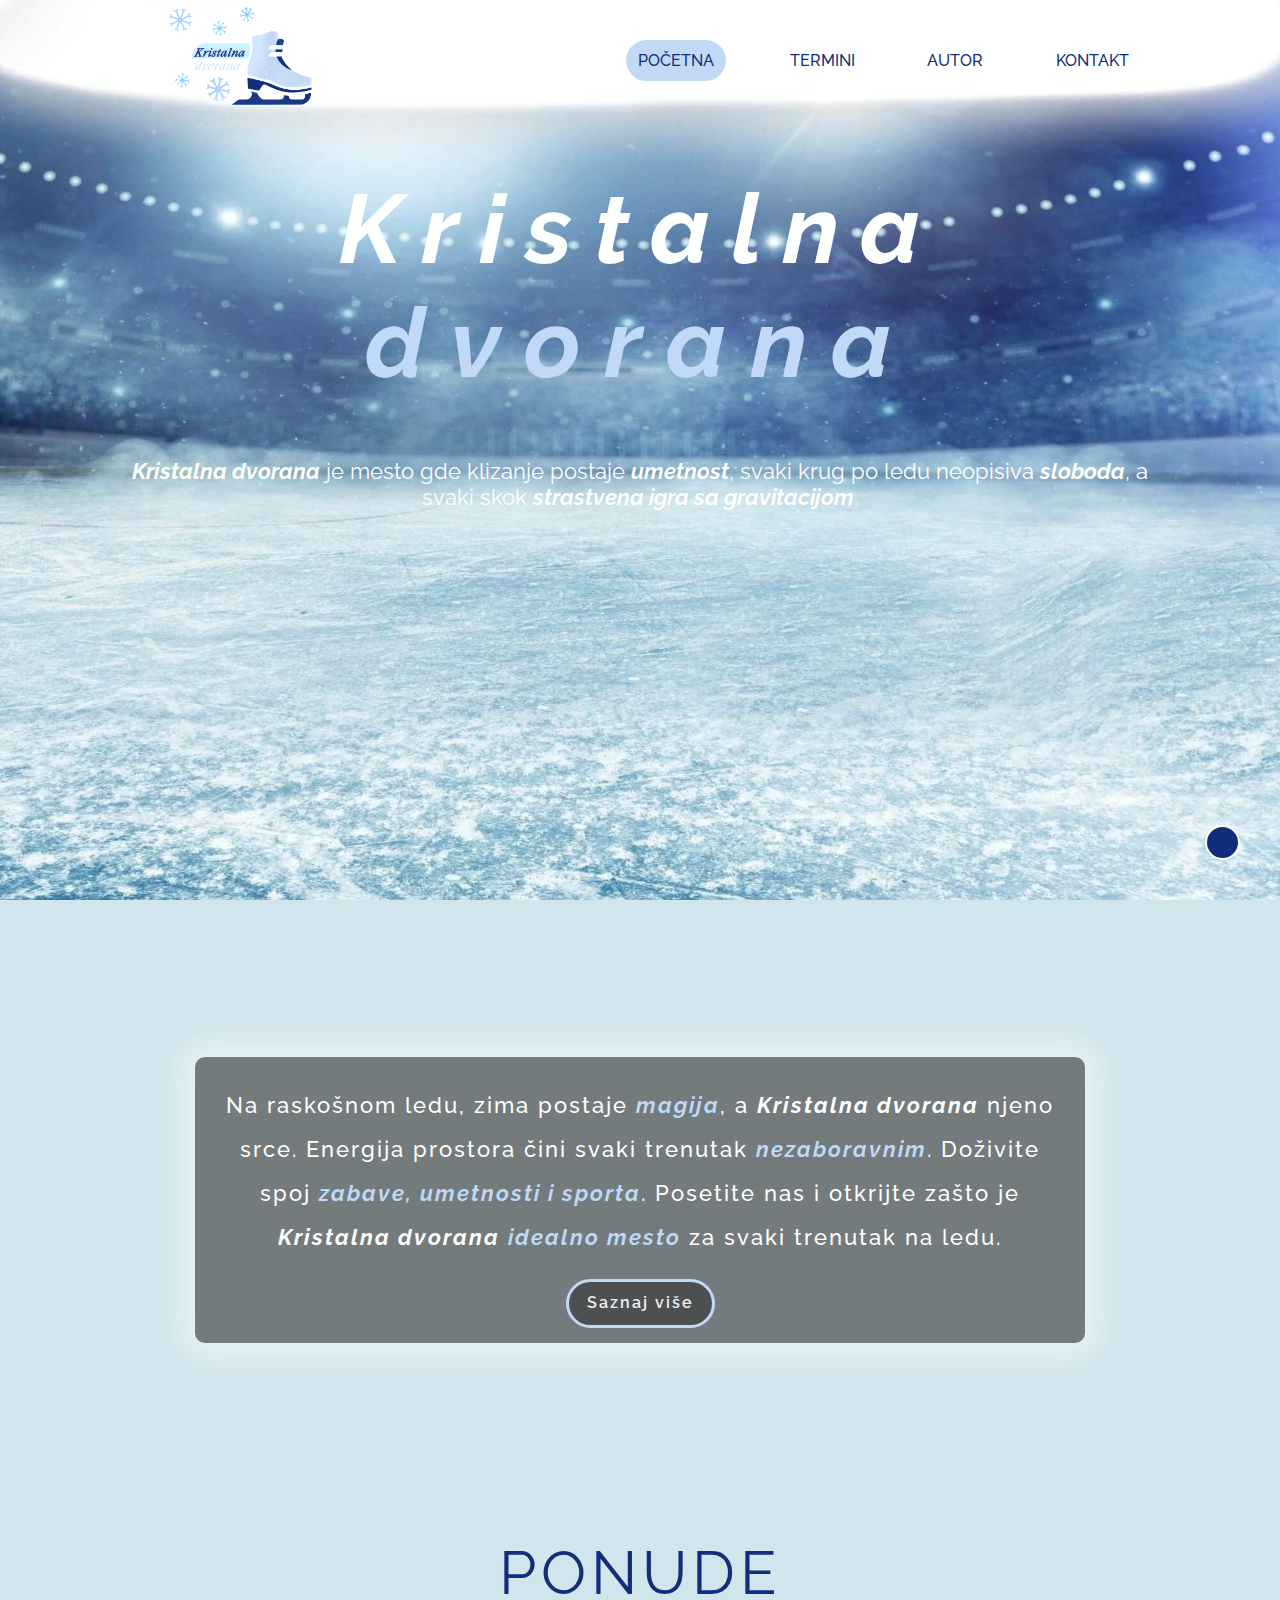
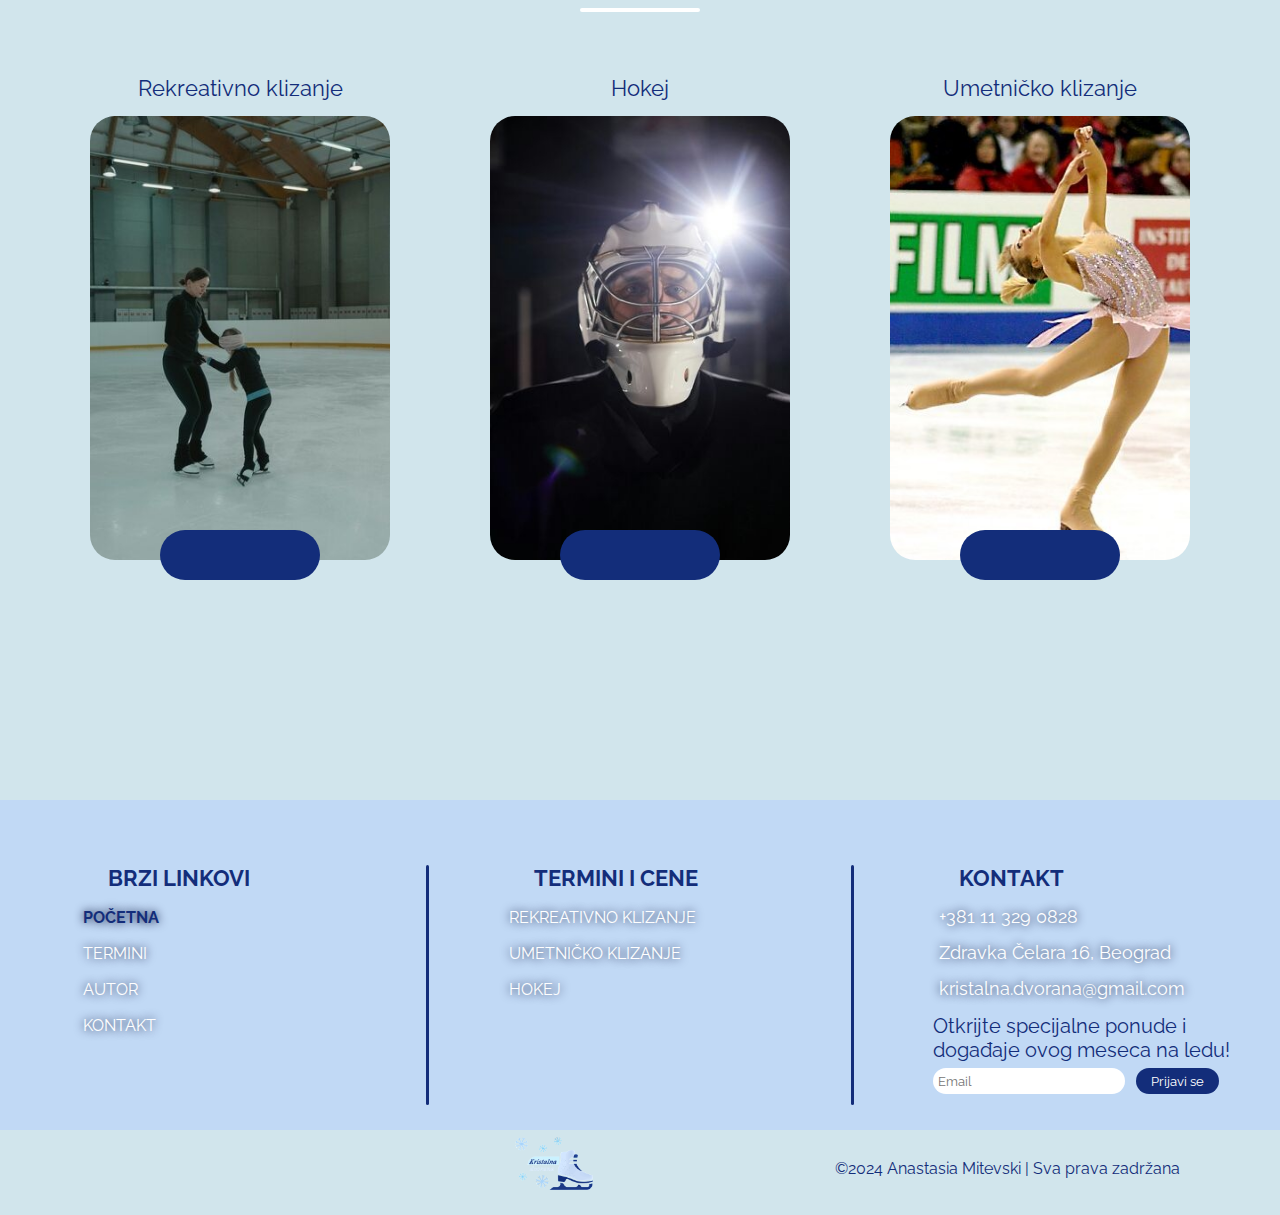
<file: index.html>
<!DOCTYPE html>
<html lang="sr">
<head>
    <meta charset="utf-8"/>
	<meta name="viewport" content="width=device-width, initial-scale=1.0"/>
	<meta name="keywords" content="kristalna,dvorana, klizanje, hokej, led, ponude"/>
	<meta name="description" content="Otkrijte Kristalnu dvoranu – prostor za sve ljubitelje leda! Naša ponuda obuhvata rekreativno klizanje, hokej i umetničko klizanje."/>
	<meta name="author" content="Anastasia Mitevski"/>
	<link rel="preconnect" href="https://fonts.googleapis.com"/>
	<link rel="preconnect" href="https://fonts.gstatic.com" crossorigin/>
	<link href="https://fonts.googleapis.com/css2?family=Poppins:ital,wght@0,100;0,200;0,300;0,400;0,500;0,600;0,700;0,800;0,900;1,100;1,200;1,300;1,400;1,500;1,600;1,700;1,800;1,900&family=Raleway:ital,wght@0,100..900;1,100..900&display=swap" rel="stylesheet"/>
	<link rel="stylesheet" href="https://cdnjs.cloudflare.com/ajax/libs/font-awesome/6.7.0/css/all.min.css" integrity="sha512-9xKTRVabjVeZmc+GUW8GgSmcREDunMM+Dt/GrzchfN8tkwHizc5RP4Ok/MXFFy5rIjJjzhndFScTceq5e6GvVQ==" crossorigin="anonymous" referrerpolicy="no-referrer" />
	<link rel="stylesheet" type="text/css" href="css/style.css"/>
	<title>Kristalna dvorana | Početna </title>
	<link rel="shortcut icon" type="image/icon" href="img/web.png"/>
</head>
<body>
<!-- Rezolucija 1600 x 900-->
<div id="okvir">
	<a id="gore" href="#poz">
		<span class="fa-solid fa-arrow-up"></span>
	</a>
    <div id="poz" class="flex-center">
        <div id="meni">
		    <div class="logo">
				<a href="index.html">
					<img src="img/logo.png" alt="slikalogo"/>
				</a>
            </div>
            <div id="nav">
		        <ul>
		            <li class="aktivni">
						<a href="index.html" class="dg">POČETNA</a>
					</li>
		            <li>
						<a href="termini.html" class="dg">TERMINI</a>
					</li>  
		            <li>
						<a href="autor.html" class="dg">AUTOR</a>
					</li>
		            <li>
						<a href="kontakt.html" class="dg">KONTAKT</a>
					</li>
		        </ul>
		    </div>
		</div> 
    <div id="sr">
      <h1 class="flex-center">Kristalna<span>dvorana</span></h1>
		</div>
        <div id="q">
	        <h2><i><strong>Kristalna dvorana</strong></i> je mesto gde klizanje postaje <span class="drb">umetnost</span>, svaki krug po ledu neopisiva <span class="drb">sloboda</span>, a svaki skok <span class="drb">strastvena igra sa gravitacijom</span>.</h2> 
	    </div>
		<span class="strela fa-solid fa-arrow-down fa-beat"></span>
    </div>
	
    <div id="poz2" class="flex-center">
        <div id="bg">
			<h2>Na raskošnom ledu, zima postaje <span class="brb">magija</span>, a <i><strong>Kristalna dvorana</strong></i> njeno srce. Energija prostora čini svaki trenutak <span class="brb">nezaboravnim</span>. Doživite spoj <span class="brb">zabave, umetnosti i sporta</span>. Posetite nas i otkrijte zašto je <i><strong>Kristalna dvorana</strong></i> <span class="brb">idealno mesto</span> za svaki trenutak na ledu.</h2>
			<div id="bait" class="flex-center">
				<a href="termini.html" class="klik">Saznaj više</a>
			</div>
		</div>
	</div>   
	
   	<div id="poz3" class="flex-center">
		<div id="naslovic" class="flex-center">
			<div id="opis" class="flex-center">
				<span class="fa-solid fa-person-skating fa-beat-fade"></span>
				<h2>PONUDE</h2>
				<span class="fa-solid fa-person-skating fa-beat-fade"></span>
			</div>
			<div class="crta"></div>
		</div>
		<div id="treneri" class="flex-between">
			<div class="trener-okvir flex-center">
				<a href="termini.html#rekreativno">Rekreativno klizanje</a>
					<div class="trener t1">
						<div class="social flex-between">
							<a href="https://www.instagram.com/" target="_blank"> 
								<span class="fa-brands fa-instagram"></span>
							</a>
							<a href="https://www.facebook.com/" target="_blank"> 
								<span class="fa-brands fa-facebook"></span>
							</a>
							<a href="https://x.com/?lang=sr" target="_blank"> 
								<span class="fa-brands fa-x-twitter"></span>
							</a>
						</div>
					</div>
			</div>
			<div class="trener-okvir flex-center">
				<a href="termini.html#hokej">Hokej</a>
				<div class="trener t2">
					<div class="social flex-between">
						<a href="https://www.instagram.com/" target="_blank"> 
							<span class="fa-brands fa-instagram"></span>
						</a>
						<a href="https://www.facebook.com/" target="_blank"> 
							<span class="fa-brands fa-facebook"></span>
						</a>
						<a href="https://x.com/?lang=sr" target="_blank"> 
							<span class="fa-brands fa-x-twitter"></span>
						</a>
					</div>
				</div>
			</div>
			<div class="trener-okvir flex-center">
				<a href="termini.html#umetnicko">Umetničko klizanje</a>
				<div class="trener t3">
					<div class="social flex-between">
						<a href="https://www.instagram.com/" target="_blank"> 
							<span class="fa-brands fa-instagram"></span>
						</a>
						<a href="https://www.facebook.com/" target="_blank"> 
							<span class="fa-brands fa-facebook"></span>
						</a>
						<a href="https://x.com/?lang=sr" target="_blank"> 
							<span class="fa-brands fa-x-twitter"></span>
						</a>
					</div>
				</div>
			</div>
		</div>
	</div>
	
	<div id="poz4" class="flex-center">
		<div class="box">
			<p><span class="fa-solid fa-snowflake"></span>BRZI LINKOVI</p>
			<ul>
				<li><a href="index.html" id="aktiv">POČETNA</a></li>
				<li><a href="termini.html">TERMINI</a></li>
				<li><a href="autor.html">AUTOR</a></li>
				<li><a href="kontakt.html">KONTAKT</a></li>
			</ul>
		</div>
		<div class="crtica"></div>
		<div class="box">
			<p><span class="fa-solid fa-snowflake"></span>TERMINI I CENE</p>
			<ul>
				<li><a href="termini.html#rekreativno">REKREATIVNO KLIZANJE</a></li>
				<li><a href="termini.html#umetnicko">UMETNIČKO KLIZANJE</a></li>
				<li><a href="termini.html#hokej">HOKEJ</a></li>
			</ul>
		</div>
		<div class="crtica"></div>
		<div class="box">
			<p><span class="fa-solid fa-snowflake"></span>KONTAKT</p>
			<ul>
				<li><span class="fa-solid fa-phone"></span>+381 11 329 0828</li>
				<li><span class="fa-solid fa-location-dot"></span>Zdravka Čelara 16, Beograd</li>
				<li><span class="fa-solid fa-envelope"></span>kristalna.dvorana@gmail.com</li>
			</ul>
			<form action="index.html" method="GET">
				<label for="email" id="novosti">Otkrijte specijalne ponude i događaje ovog meseca na ledu!</label>
				<input type="email" id="email" name="email" placeholder="Email"/>
				<input type="submit" id="submitic" name="submitic" value="Prijavi se"/>
			</form>
		</div>
	</div>
	
	<div id="copyright" class="flex-between">
		<div id="drustvene" class="flex-center">
			<a href="https://www.instagram.com/" target="_blank">
				<span class="fa-brands fa-instagram"></span>
			</a>
			<a href="https://www.facebook.com/" target="_blank">
				<span class="fa-brands fa-facebook"></span>
			</a>
			<a href="https://x.com/?lang=sr" target="_blank">
				<span class="fa-brands fa-x-twitter"></span>
			</a>
		</div>
		<div class="logo">
				<a href="index.html">
					<img src="img/logo.png" alt="slikalogo"/>
				</a>
            </div>
		<p>&copy;2024 Anastasia Mitevski | Sva prava zadržana</p>
	</div>
	
</div>
</body>
</html>
</file>
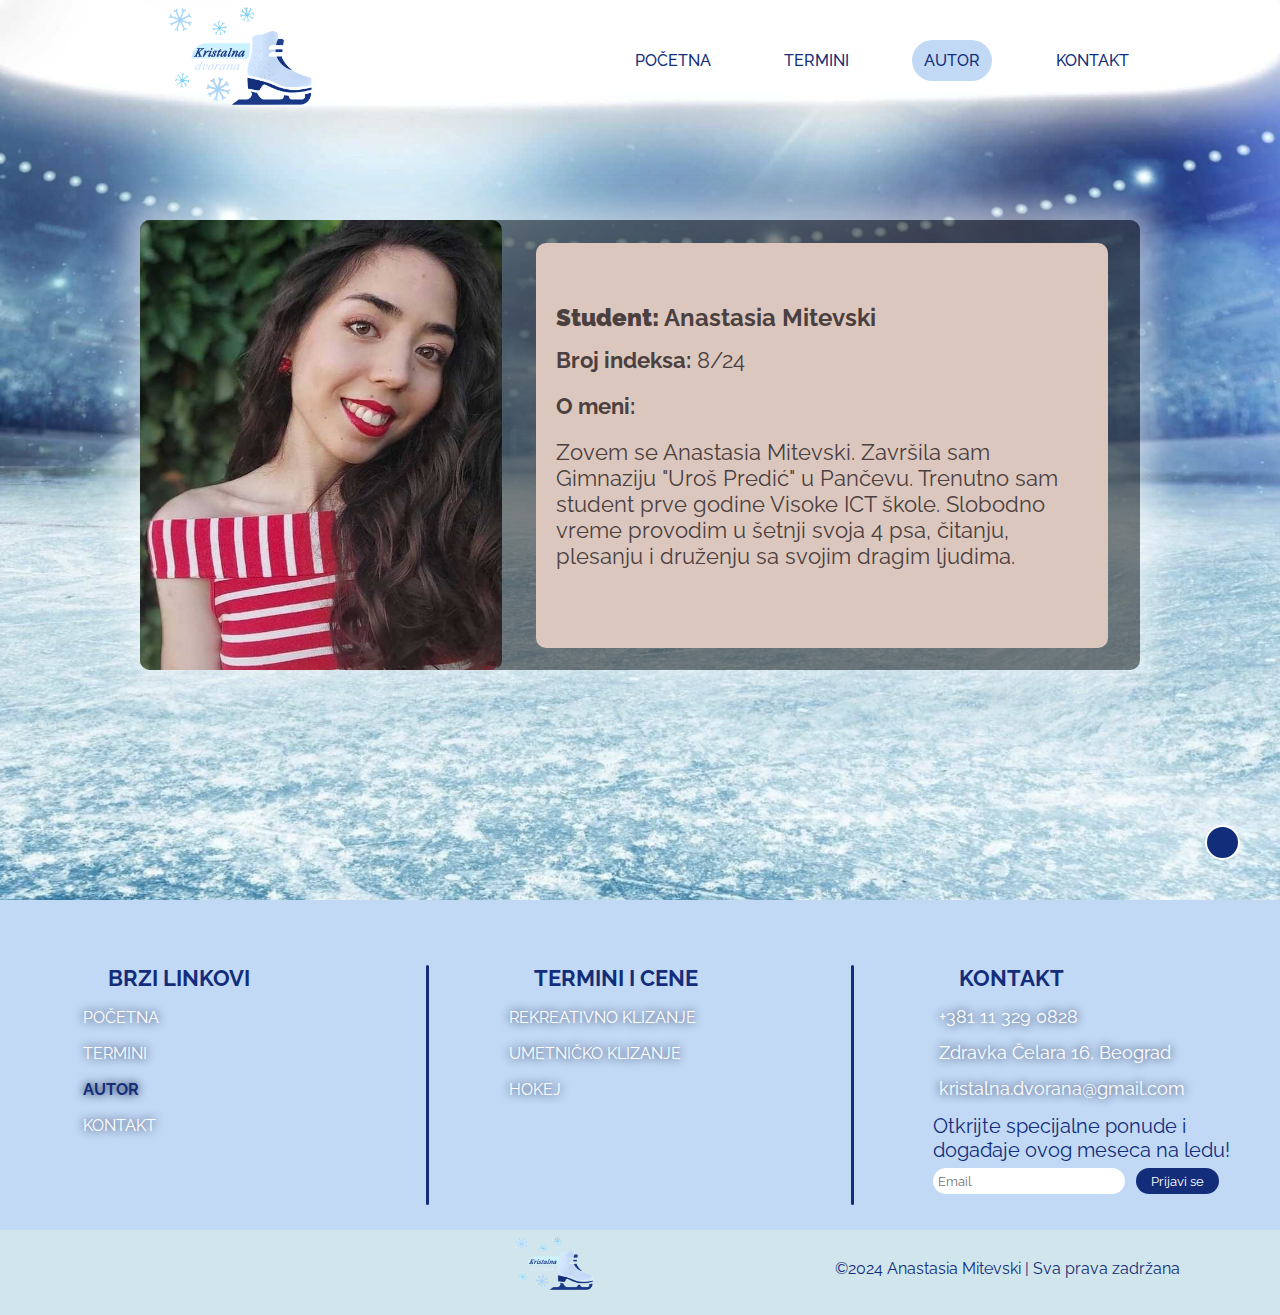
<file: autor.html>
<!DOCTYPE html>
<html lang="sr">
<head>
	<meta charset="utf-8"/>
	<meta name="viewport" content="width=device-width, initial-scale=1.0"/>
	<meta name="keywords" content="student, ict, autor, klizanje, hokej, umetničko, termini"/>
	<meta name="description" content="Student Visoke ICT škole, Anastasia Mitevski predstavlja Kristalnu dvoranu."/>
	<meta name="author" content="Anastasia Mitevski"/>
	<link rel="preconnect" href="https://fonts.googleapis.com"/>
	<link rel="preconnect" href="https://fonts.gstatic.com" crossorigin/>
	<link href="https://fonts.googleapis.com/css2?family=Poppins:ital,wght@0,100;0,200;0,300;0,400;0,500;0,600;0,700;0,800;0,900;1,100;1,200;1,300;1,400;1,500;1,600;1,700;1,800;1,900&family=Raleway:ital,wght@0,100..900;1,100..900&display=swap" rel="stylesheet"/>
	<link rel="stylesheet" href="https://cdnjs.cloudflare.com/ajax/libs/font-awesome/6.7.0/css/all.min.css" integrity="sha512-9xKTRVabjVeZmc+GUW8GgSmcREDunMM+Dt/GrzchfN8tkwHizc5RP4Ok/MXFFy5rIjJjzhndFScTceq5e6GvVQ==" crossorigin="anonymous" referrerpolicy="no-referrer" />
	<link rel="stylesheet" type="text/css" href="css/style.css">
	<title>Kristalna dvorana | Autor </title>
	<link rel="shortcut icon" type="image/icon" href="img/web.png"/>
</head>
<body>
<div id="okvir">
	<div id="gore">
		<a href="#poz">
			<span class="fa-solid fa-arrow-up"></span>
		</a>
	</div>
   <div id="poz" class="flex-center">
          <div id="meni">
		    <div class="logo">
				<a href="index.html">
					<img src="img/logo.png" alt="slikalogo"/>
				</a>
            </div>
            <div id="nav">
		        <ul>
		            <li>
						<a href="index.html" class="dg">POČETNA</a>
					</li>
		            <li>
						<a href="termini.html" class="dg">TERMINI</a>
					</li>  
		            <li class="aktivni">
						<a href="autor.html" class="dg">AUTOR</a>
					</li>
		            <li>
						<a href="kontakt.html" class="dg">KONTAKT</a>
					</li>
		        </ul>
		    </div>
		</div> 
		<div id="abg" class="flex-between">
		    <div id="levi"></div>
            <div id="desni" class="flex-center">
				<div id="indeks">
					<h1><strong>Student:</strong> Anastasia Mitevski</h1>
					<p><strong>Broj indeksa:</strong> 8/24</p>
					<p><strong>O meni:</strong></p>
					<p id="omeni">Zovem se Anastasia Mitevski. Završila sam Gimnaziju "Uroš Predić" u Pančevu. Trenutno sam student prve godine Visoke ICT škole. Slobodno vreme provodim u šetnji svoja 4 psa, čitanju, plesanju i druženju sa svojim dragim ljudima.</p>
				</div> 
			</div>
        </div>
	</div>
	<div id="poz4" class="flex-center">
		<div class="box">
			<p><span class="fa-solid fa-snowflake"></span>BRZI LINKOVI</p>
			<ul>
				<li><a href="index.html">POČETNA</a></li>
				<li><a href="termini.html">TERMINI</a></li>
				<li><a href="autor.html" id="aktiv">AUTOR</a></li>
				<li><a href="kontakt.html">KONTAKT</a></li>
			</ul>
		</div>
		<div class="crtica"></div>
		<div class="box">
			<p><span class="fa-solid fa-snowflake"></span>TERMINI I CENE</p>
			<ul>
				<li><a href="termini.html#rekreativno">REKREATIVNO KLIZANJE</a></li>
				<li><a href="termini.html#umetnicko">UMETNIČKO KLIZANJE</a></li>
				<li><a href="termini.html#hokej">HOKEJ</a></li>
			</ul>
		</div>
		<div class="crtica"></div>
		<div class="box">
			<p><span class="fa-solid fa-snowflake"></span>KONTAKT</p>
			<ul>
				<li><span class="fa-solid fa-phone"></span>+381 11 329 0828</li>
				<li><span class="fa-solid fa-location-dot"></span>Zdravka Čelara 16, Beograd</li>
				<li><span class="fa-solid fa-envelope"></span>kristalna.dvorana@gmail.com</li>
			</ul>
			<form action="index.html" method="GET">
				<label for="email" id="novosti">Otkrijte specijalne ponude i događaje ovog meseca na ledu!</label>
				<input type="email" id="email" name="email" placeholder="Email"/>
				<input type="submit" id="submitic" name="submitic" value="Prijavi se"/>
			</form>
		</div>
	</div>
	
	<div id="copyright" class="flex-between">
		<div id="drustvene" class="flex-center">
			<a href="https://www.instagram.com/" target="_blank">
				<span class="fa-brands fa-instagram"></span>
			</a>
			<a href="https://www.facebook.com/" target="_blank">
				<span class="fa-brands fa-facebook"></span>
			</a>
			<a href="https://x.com/?lang=sr" target="_blank">
				<span class="fa-brands fa-x-twitter"></span>
			</a>
		</div>
		<div class="logo">
				<a href="index.html">
					<img src="img/logo.png" alt="slikalogo"/>
				</a>
            </div>
		<p>&copy;2024 Anastasia Mitevski | Sva prava zadržana</p>
	</div>
</div>
</body>
</html>
</file>
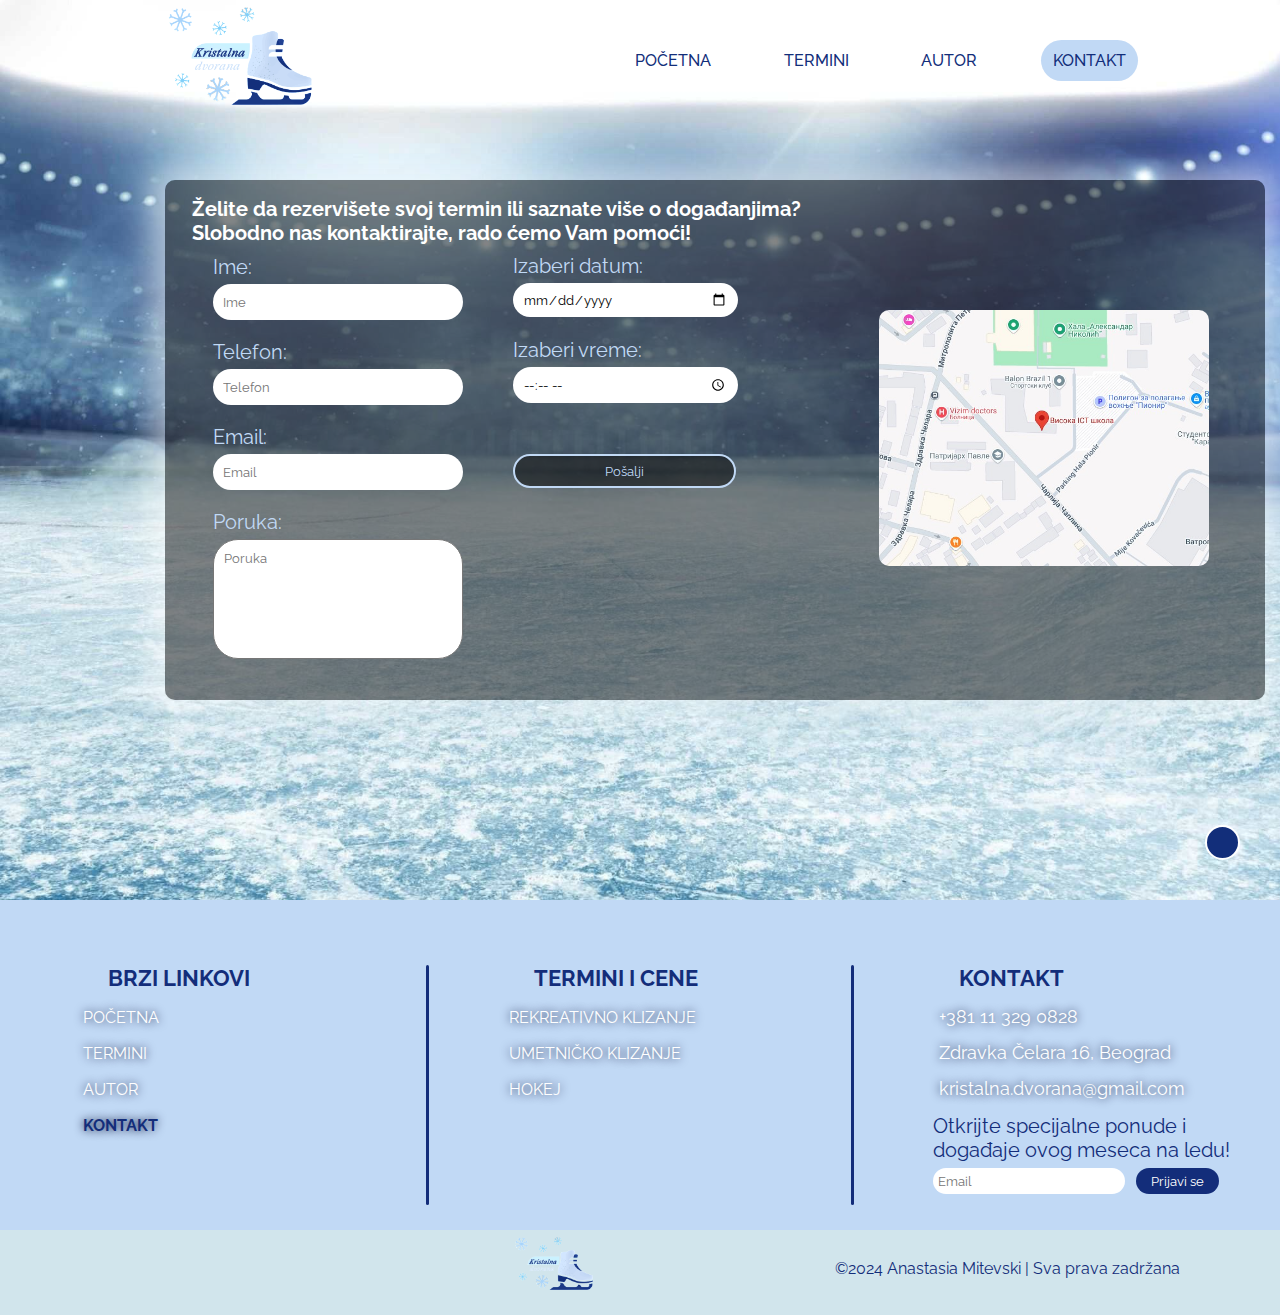
<file: kontakt.html>
<!DOCTYPE html>
<html lang="sr">
<head>
	<meta charset="utf-8"/>
	<meta name="viewport" content="width=device-width, initial-scale=1.0"/>
	<meta name="keywords" content="kontakt, rezervacija, mapa, datum, vreme, klizanje"/>
	<meta name="description" content="Kontaktirajte nas za rezervaciju termina i više informacija o našim uslugama. Otkrijte specijalne ponude, termine i događanja u Kristalnoj dvorani, Beograd!"/>
	<meta name="author" content="Anastasia Mitevski"/>
	<link rel="preconnect" href="https://fonts.googleapis.com"/>
	<link rel="preconnect" href="https://fonts.gstatic.com" crossorigin/>
	<link href="https://fonts.googleapis.com/css2?family=Poppins:ital,wght@0,100;0,200;0,300;0,400;0,500;0,600;0,700;0,800;0,900;1,100;1,200;1,300;1,400;1,500;1,600;1,700;1,800;1,900&family=Raleway:ital,wght@0,100..900;1,100..900&display=swap" rel="stylesheet"/>
	<link rel="stylesheet" href="https://cdnjs.cloudflare.com/ajax/libs/font-awesome/6.7.0/css/all.min.css" integrity="sha512-9xKTRVabjVeZmc+GUW8GgSmcREDunMM+Dt/GrzchfN8tkwHizc5RP4Ok/MXFFy5rIjJjzhndFScTceq5e6GvVQ==" crossorigin="anonymous" referrerpolicy="no-referrer" />
	<link rel="stylesheet" type="text/css" href="css/style.css">
	<title>Kristalna dvorana | Kontakt </title>
	<link rel="shortcut icon" type="image/icon" href="img/web.png"/>
</head>
<body>
	<div id="okvir">
		<div id="gore">
			<a href="#poz">
				<span class="fa-solid fa-arrow-up"></span>
			</a>
		</div>
		<div id="poz" class="flex-center">
			<div id="meni">
				<div class="logo">
					<a href="index.html">
						<img src="img/logo.png" alt="slikalogo"/>
					</a>
				</div>
				<div id="nav">
					<ul>
						<li>
							<a href="index.html" class="dg">POČETNA</a>
						</li>
						<li>
							<a href="termini.html" class="dg">TERMINI</a>
						</li>  
						<li>
							<a href="autor.html" class="dg">AUTOR</a>
						</li>
						<li class="aktivni">
							<a href="kontakt.html" class="dg">KONTAKT</a>
						</li>
					</ul>
				</div>
			</div> 
			<div id="kontakt" class="flex-center">
				<div id="kbg" class="flex-between">
					<div id="klevi">
						<h1>Želite da rezervišete svoj termin ili saznate više o događanjima?<span>Slobodno nas kontaktirajte, rado ćemo Vam pomoći!</span></h1>
						<form action="index.html" method="GET" class="flex-center">
						    <div id="prvaforma">
							<label for="ime">Ime:</label>
							<input type="text" name="ime" id="ime" placeholder="Ime" required="required"/>
							<label for="telefon">Telefon:</label>
							<input type="text" name="telefon" id="telefon" placeholder="Telefon" required="required"/>
							<label for="email">Email:</label>
							<input type="email" name="email" placeholder="Email" required="required"/>
							<label for="poruka">Poruka:</label>
							<textarea name="poruka" id="poruka" placeholder="Poruka" required="required"></textarea>
							</div>
							<div id="drugaforma">
							<label for="date">Izaberi datum:</label>
                            <input type="date" id="date" name="date" required>
							<label for="time">Izaberi vreme:</label>
                            <input type="time" id="time" name="time" required>
							<input type="submit" id="posalji" name="posalji" value="Pošalji"/>
							</div>
						</form>
					</div>
					<div id="kdesni">
						<a href="https://www.google.com/maps/place/Висока+ICT+школа/@44.8140323,20.4829559,17z/data=!4m6!3m5!1s0x475a7a9609031735:0xc17ed71f59ac4725!8m2!3d44.8142534!4d20.4844148!16s%2Fg%2F11gfj66vz7?hl=sr&entry=ttu&g_ep=EgoyMDI0MTExOS4yIKXMDSoASAFQAw%3D%3D" target="_blank">
							<img alt="mapa" src="img/mapa.jpg"/>
						</a>
					</div>
				</div>
			</div>
		</div>	
		<div id="poz4" class="flex-center">
			<div class="box">
				<p><span class="fa-solid fa-snowflake"></span>BRZI LINKOVI</p>
				<ul>
					<li><a href="index.html">POČETNA</a></li>
					<li><a href="termini.html">TERMINI</a></li>
					<li><a href="autor.html">AUTOR</a></li>
					<li><a href="kontakt.html" id="aktiv">KONTAKT</a></li>
				</ul>
			</div>
			<div class="crtica"></div>
			<div class="box">
				<p><span class="fa-solid fa-snowflake"></span>TERMINI I CENE</p>
				<ul>
					<li><a href="termini.html#rekreativno">REKREATIVNO KLIZANJE</a></li>
					<li><a href="termini.html#umetnicko">UMETNIČKO KLIZANJE</a></li>
					<li><a href="termini.html#hokej">HOKEJ</a></li>
				</ul>
			</div>
			<div class="crtica"></div>
			<div class="box">
				<p><span class="fa-solid fa-snowflake"></span>KONTAKT</p>
				<ul>
					<li><span class="fa-solid fa-phone"></span>+381 11 329 0828</li>
					<li><span class="fa-solid fa-location-dot"></span>Zdravka Čelara 16, Beograd</li>
					<li><span class="fa-solid fa-envelope"></span>kristalna.dvorana@gmail.com</li>
				</ul>
				<form action="index.html" method="GET">
					<label for="email" id="novosti">Otkrijte specijalne ponude i događaje ovog meseca na ledu!</label>
					<input type="email" id="email" name="email" placeholder="Email"/>
					<input type="submit" id="submitic" name="submitic" value="Prijavi se"/>
				</form>
			</div>
		</div>
		
		<div id="copyright" class="flex-between">
			<div id="drustvene" class="flex-center">
				<a href="https://www.instagram.com/" target="_blank">
					<span class="fa-brands fa-instagram"></span>
				</a>
				<a href="https://www.facebook.com/" target="_blank">
					<span class="fa-brands fa-facebook"></span>
				</a>
				<a href="https://x.com/?lang=sr" target="_blank">
					<span class="fa-brands fa-x-twitter"></span>
				</a>
			</div>
			<div class="logo">
					<a href="index.html">
						<img src="img/logo.png" alt="slikalogo"/>
					</a>
							</div>
			<p>&copy;2024 Anastasia Mitevski | Sva prava zadržana</p>
		</div>
	</div>
</body>
</html>
</file>
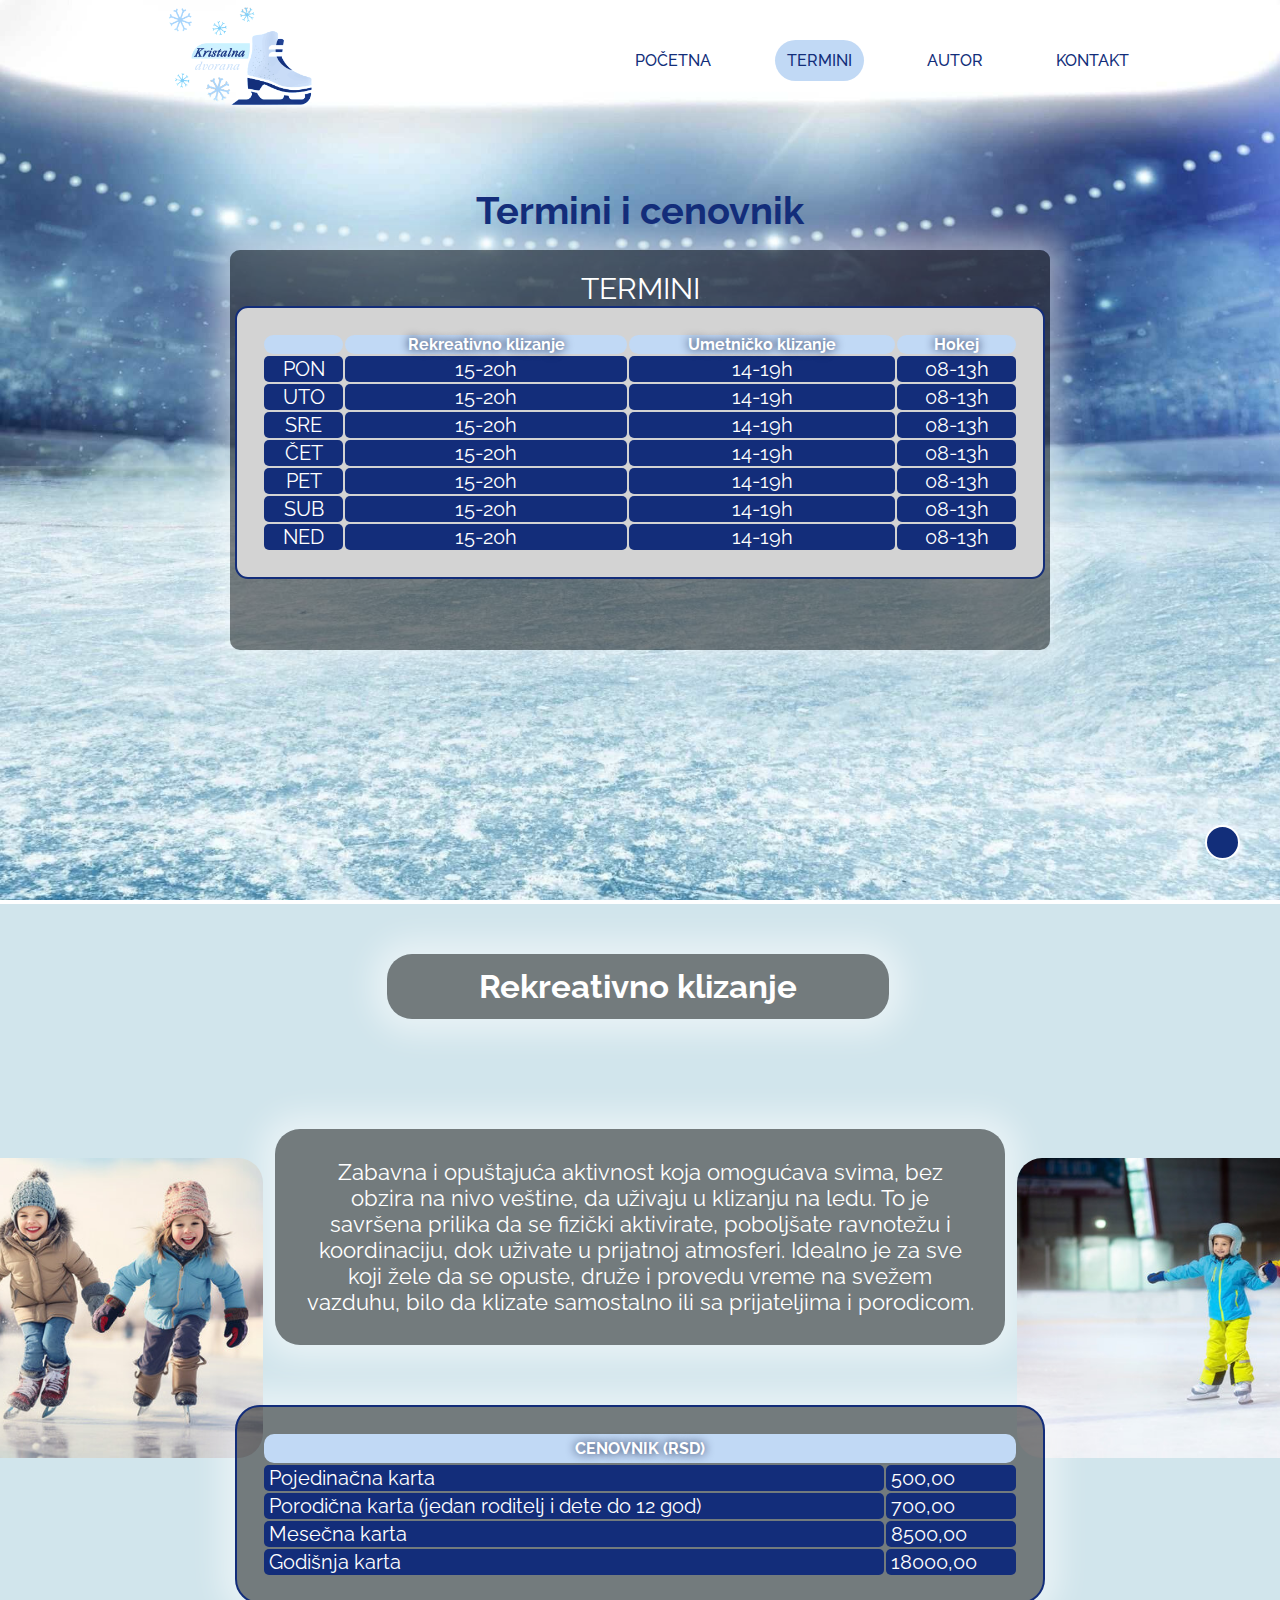
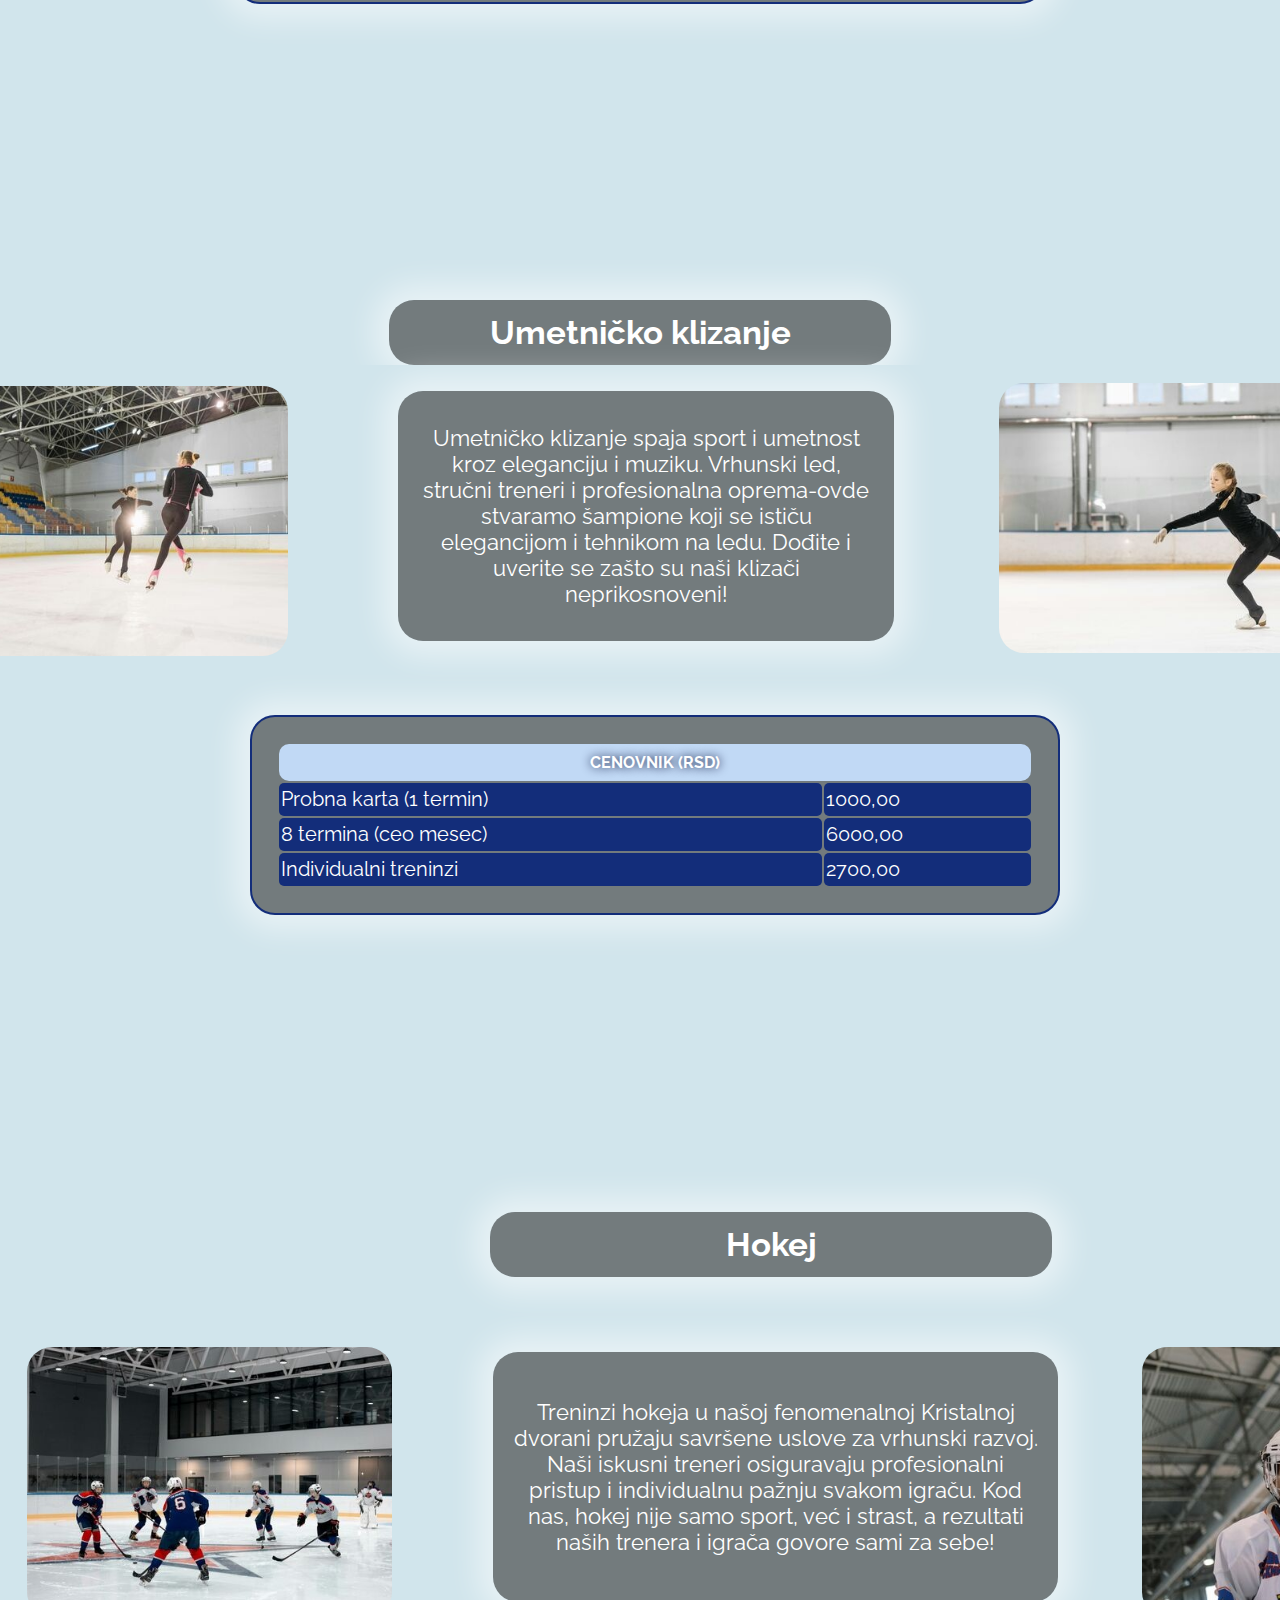
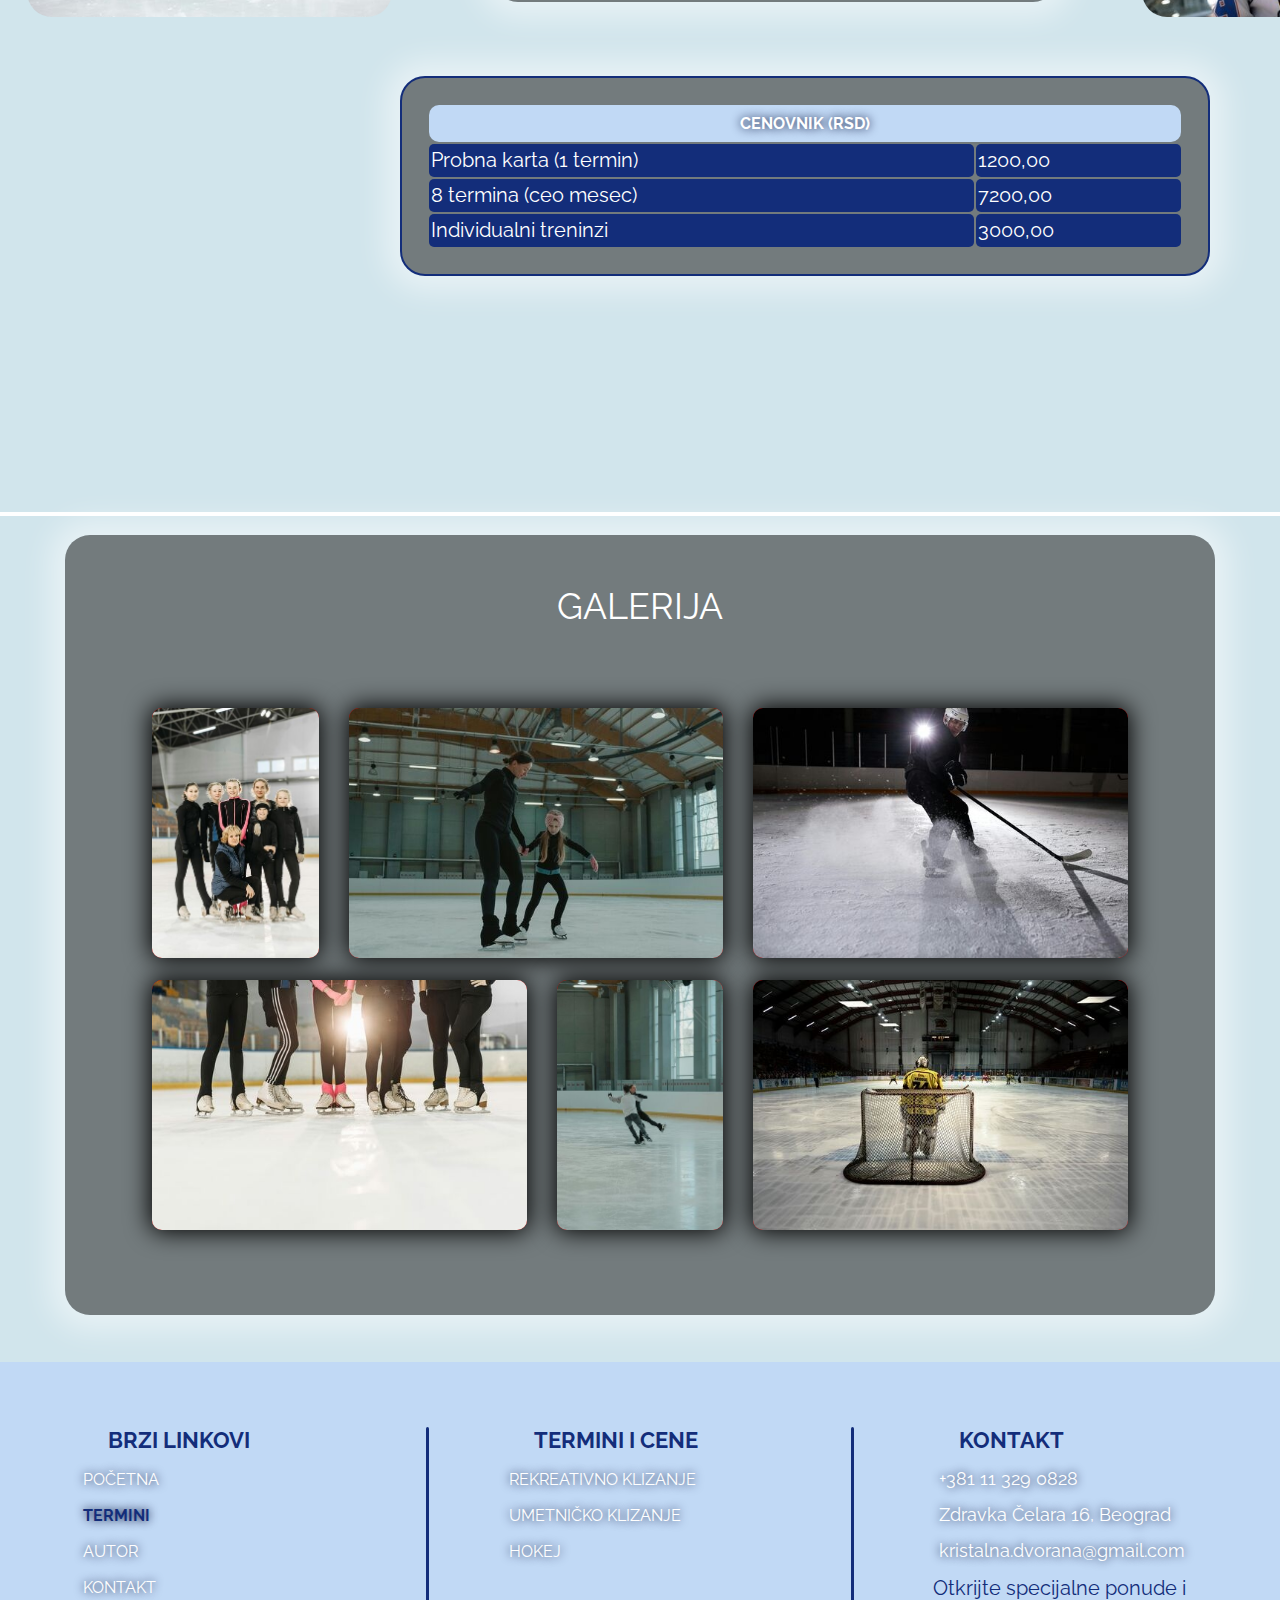
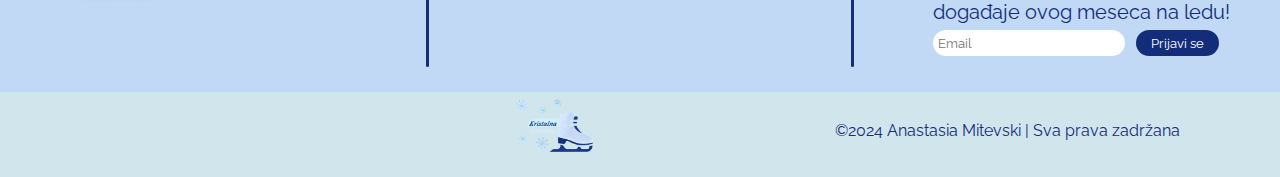
<file: termini.html>
<!DOCTYPE html>
<html lang="sr">
<head>
	<meta charset="utf-8"/>
	<meta name="viewport" content="width=device-width, initial-scale=1.0"/>
	<meta name="keywords" content="klizanje, hokej, umetničko, rekreativno, cenovnik, termini"/>
	<meta name="description" content="Saznajte više o terminima, cenama i našim ponudama."/>
	<meta name="author" content="Anastasia Mitevski"/>
	<link rel="preconnect" href="https://fonts.googleapis.com"/>
	<link rel="preconnect" href="https://fonts.gstatic.com" crossorigin/>
	<link href="https://fonts.googleapis.com/css2?family=Poppins:ital,wght@0,100;0,200;0,300;0,400;0,500;0,600;0,700;0,800;0,900;1,100;1,200;1,300;1,400;1,500;1,600;1,700;1,800;1,900&family=Raleway:ital,wght@0,100..900;1,100..900&display=swap" rel="stylesheet"/>
	<link rel="stylesheet" href="https://cdnjs.cloudflare.com/ajax/libs/font-awesome/6.7.0/css/all.min.css" integrity="sha512-9xKTRVabjVeZmc+GUW8GgSmcREDunMM+Dt/GrzchfN8tkwHizc5RP4Ok/MXFFy5rIjJjzhndFScTceq5e6GvVQ==" crossorigin="anonymous" referrerpolicy="no-referrer" />
	<link rel="stylesheet" type="text/css" href="css/style.css">
	<title>Kristalna dvorana | Termini </title>
	<link rel="shortcut icon" type="image/icon" href="img/web.png"/>
</head>
<body>
	<div id="okvir">
		<div id="gore">
			<a href="#poz">
				<span class="fa-solid fa-arrow-up"></span>
			</a>
		</div>
		<div id="poz" class="flex-center">
			<div id="meni">
				<div class="logo">
					<a href="index.html">
						<img src="img/logo.png" alt="slikalogo"/>
					</a>
				</div>
				<div id="nav">
					<ul>
						<li>
							<a href="index.html" class="dg">POČETNA</a>
						</li>
						<li class="aktivni">
							<a href="termini.html" class="dg">TERMINI</a>
						</li>  
						<li>
							<a href="autor.html" class="dg">AUTOR</a>
						</li>
						<li>
							<a href="kontakt.html" class="dg">KONTAKT</a>
						</li>
					</ul>
				</div>
			</div> 
			 <div id="abg3">
			   <div id="abg1" class="flex-center">
			    
			     <h1>Termini i cenovnik</h1>
			     <table>
				    <caption>TERMINI</caption>
					<tr>
					  <th><span class="fa-solid fa-snowflake"></span></th>
					  <th>Rekreativno klizanje</th> 
					  <th>Umetničko klizanje</th> 
					  <th>Hokej</th> 
					</tr>
					<tr>
					  <td>PON</td>
					  <td>15-20h</td>
					  <td>14-19h</td>
					  <td>08-13h</td>
					</tr>
					<tr>
					  <td>UTO</td>
					  <td>15-20h</td>
					  <td>14-19h</td>
					  <td>08-13h</td>
					</tr>
					<tr>
					  <td>SRE</td>
					  <td>15-20h</td>
					  <td>14-19h</td>
					  <td>08-13h</td>
					</tr>
					<tr>
					  <td>ČET</td>
					  <td>15-20h</td>
					  <td>14-19h</td>
					  <td>08-13h</td>
					</tr>
					<tr>
					  <td>PET</td>
					  <td>15-20h</td>
					  <td>14-19h</td>
					  <td>08-13h</td>
					</tr>
					<tr>
					  <td>SUB</td>
					  <td>15-20h</td>
					  <td>14-19h</td>
					  <td>08-13h</td>
					</tr>
					<tr>
					  <td>NED</td>
					  <td>15-20h</td>
					  <td>14-19h</td>
					  <td>08-13h</td>
					</tr>
				</table>
			  </div>
			  
			 </div>
			</div>
		</div>
	<div id="rekreativno">
	          <h2>Rekreativno klizanje</h2>
	          <p>Zabavna i opuštajuća aktivnost koja omogućava svima, bez obzira na nivo veštine, da uživaju u klizanju na ledu. To je savršena prilika da se fizički aktivirate, poboljšate ravnotežu i koordinaciju, dok uživate u prijatnoj atmosferi. Idealno je za sve koji žele da se opuste, druže i provedu vreme na svežem vazduhu, bilo da klizate samostalno ili sa prijateljima i porodicom.</p>
		     
			        <table>
					<tr>
					  <th colspan="2">CENOVNIK&nbsp;(RSD)</th>
					</tr>
					<tr>
						<td>Pojedinačna karta</td>
						<td>500,00</td>
					</tr>
					<tr>
					<td>Porodična karta&nbsp;(jedan roditelj i dete do 12 god)</td>
					<td>700,00</td>
					</tr>
					<tr>
					<td>Mesečna karta</td>
					<td>8500,00</td>
					</tr>
					<tr>
					<td>Godišnja karta</td>
					<td>18000,00</td>
					</tr>
					</table>
			  <div id="levid"></div>
			       <div id="levia">
				   </div>
			  <div id="desnid"></div>
			       <div id="desnia">
				   </div>
	</div>
	<div id="umetnicko">
	    <div class="naslovi">
	        <h2>Umetničko klizanje</h2>
	    </div>
		<div id="srednji" class="flex-between">
		      <div class="slikica">
			  </div>
			  <div id="paragraf">
			    <p>Umetničko klizanje spaja sport i umetnost kroz eleganciju i muziku. Vrhunski led, stručni treneri i profesionalna oprema-ovde stvaramo šampione koji se ističu elegancijom i tehnikom na ledu. Dođite i uverite se zašto su naši klizači neprikosnoveni!</p>
			  </div>
			  <div class="slikica2">
			  </div>
	    </div>
		<div id="bitno">
		 <table>
					<tr>
					  <th colspan="2">CENOVNIK&nbsp;(RSD)</th>
					</tr>
					<tr>
					<td>Probna karta&nbsp;(1 termin)</td>
					<td>1000,00</td>
					</tr>
					<tr>
					<td>8 termina&nbsp;(ceo mesec)</td>
					<td>6000,00</td>
					</tr>
					<tr>
					<td>Individualni treninzi</td>
					<td>2700,00</td>
					</tr>
					</table>
		</div>
	</div>
	<div id="hokej">
	    <div id="nas">
	        <h2>Hokej</h2>
	    </div>
		<div id="srednja" class="flex-between">
		      <div class="slicica">
			  </div>
			  <div id="paragrafi">
			    <p>Treninzi hokeja u našoj fenomenalnoj Kristalnoj dvorani pružaju savršene uslove za vrhunski razvoj. Naši iskusni treneri osiguravaju profesionalni pristup i individualnu pažnju svakom igraču. Kod nas, hokej nije samo sport, već i strast, a rezultati naših trenera i igrača govore sami za sebe!</p>
			  </div>
			  <div class="slikica3">
			  </div>
	    </div>
		<div id="bitna">
		 <table>
					<tr>
					  <th colspan="2">CENOVNIK&nbsp;(RSD)</th>
					</tr>
					<tr>
					<td>Probna karta&nbsp;(1 termin)</td>
					<td>1200,00</td>
					</tr>
					<tr>
					<td>8 termina&nbsp;(ceo mesec)</td>
					<td>7200,00</td>
					</tr>
					<tr>
					<td>Individualni treninzi</td>
					<td>3000,00</td>
					</tr>
					</table>
		</div>
	</div>
	<div id="galerija" class="flex-center">
	    <div id="ram">
		<h3>Galerija</h3>
		<div id="galgore" class="flex-center">
			<img alt="formacija" src="img/formacija.jpg"/>
			<img alt="timskirad" src="img/teamwork.jpg"/>
			<img alt="hokejas" src="img/hokejas.jpg"/>
		</div>
		<div id="galdole" class="flex-center">
			<img alt="devojke" src="img/devojke.jpg"/>
			<img alt="dvoje" src="img/dvoje.jpg"/>
			<img alt="gol" src="img/gol.jpg"/>
		</div>
		</div>
	</div>
		
	<div id="poz4" class="flex-center">
		<div class="box">
			<p><span class="fa-solid fa-snowflake"></span>BRZI LINKOVI</p>
			<ul>
				<li><a href="index.html">POČETNA</a></li>
				<li><a href="termini.html"id="aktiv">TERMINI</a></li>
				<li><a href="autor.html">AUTOR</a></li>
				<li><a href="kontakt.html">KONTAKT</a></li>
			</ul>
		</div>
		<div class="crtica"></div>
		<div class="box">
			<p><span class="fa-solid fa-snowflake"></span>TERMINI I CENE</p>
			<ul>
				<li><a href="termini.html#rekreativno">REKREATIVNO KLIZANJE</a></li>
				<li><a href="termini.html#umetnicko">UMETNIČKO KLIZANJE</a></li>
				<li><a href="termini.html#hokej">HOKEJ</a></li>
			</ul>
		</div>
		<div class="crtica"></div>
		<div class="box">
			<p><span class="fa-solid fa-snowflake"></span>KONTAKT</p>
			<ul>
				<li><span class="fa-solid fa-phone"></span>+381 11 329 0828</li>
				<li><span class="fa-solid fa-location-dot"></span>Zdravka Čelara 16, Beograd</li>
				<li><span class="fa-solid fa-envelope"></span>kristalna.dvorana@gmail.com</li>
			</ul>
			<form action="index.html" method="GET">
				<label for="email" id="novosti">Otkrijte specijalne ponude i događaje ovog meseca na ledu!</label>
				<input type="email" id="email" name="email" placeholder="Email"/>
				<input type="submit" id="submitic" name="submitic" value="Prijavi se"/>
			</form>
		</div>
	</div>
	
	<div id="copyright" class="flex-between">
		<div id="drustvene" class="flex-center">
			<a href="https://www.instagram.com/" target="_blank">
				<span class="fa-brands fa-instagram"></span>
			</a>
			<a href="https://www.facebook.com/" target="_blank">
				<span class="fa-brands fa-facebook"></span>
			</a>
			<a href="https://x.com/?lang=sr" target="_blank">
				<span class="fa-brands fa-x-twitter"></span>
			</a>
		</div>
		<div class="logo">
				<a href="index.html">
					<img src="img/logo.png" alt="slikalogo"/>
				</a>
            </div>
		<p>&copy;2024 Anastasia Mitevski | Sva prava zadržana</p>
	</div>

</body>
</html>
</file>
<file: css/style.css>
*{
	margin:0px;
	padding:0px;
	font-family:"Raleway";
	box-sizing:border-box;
	scroll-behavior: smooth;
}

body {
	background-color:#d1e5ec;
	overflow-x: hidden;
}



#okvir{
    animation:0.5s fade ease-in-out;
	}
	
@keyframes fade{
	0%{opacity:0;}
	100%{opacity:1;}
}
	
	
.flex-center{
	display:flex;
	justify-content:center;
	align-items:center;
	flex-direction:column;
}

.flex-between{
	gap:2px;
	display:flex;
	justify-content:space-between;
	align-items:center;
}

#gore {
	display: block;
	text-decoration: none;
	position: fixed;
	z-index: 10;
	right: 40px;
	bottom: 40px;
	width: 35px;
	height: 35px;
	background-color:  #122e7a;	
	padding: 7px 10px;
	border-radius: 50%;
	border: 2px solid #FFFFFF;
}

#gore span {
	color: #FFFFFF;
}

/* NAVIGACIJA */

#poz{
	height:100vh;
	background-image:url("../img/slika.jpg");
	background-size:cover;
	position:relative;
	justify-content: flex-start;
}

#meni{
	height:100px;
    width:100%;
	display:flex;
	justify-content:space-around;
	align-items:center;
	position:absolute;
	top:0;
	left:0;
}

a{
	text-decoration:none;
}

ul li{
	list-style-type:none;
}

.logo{
	width:200px;
	height:150px;
	padding:20px 10px;
	display:flex;
	justify-content:center;
	align-items:center;
}

.logo a img {
    width: 100%;
    padding: 35px 20px 30px 16px;
    background-position: -20% 20%;
    margin-top: 11px;
}

#nav{
	width:40%;
	height:80px;
}

#nav ul{
	display:flex;
	justify-content:space-between;
	gap:7px;
	align-items:center;
	list-style-type:none;
	height:100px;
}

#nav ul li a{
	padding:11px 9px;
	border-radius:25px;
	color:#122e7a;	
	font-weight:490;	
}

#nav ul li a:hover{
	background-color: #c1d9f5;
	color: #FFFFFF;
	font-weight: 800;
}


.plava{
	  color:#c1d9f5;
}

.bela{
	color:#ffffff;
}

#animacija span{
	animation-name:sneg;
	animation-duration:7s;
	margin:0px 200px;	
	position:absolute;
}




.dg{text-decoration:none;
    padding:5px 10px;
}

.dg:hover{
	color:#FFFFFF;
	font-weight:780;
}

#nav ul li a, .dg, .klik {
  transition: 0.3s;
}


/* POCETNA STRANICA */

#sr{
	height:200px;
	margin-top: 172px;
	margin-bottom:85px;
}

#sr h1{
	color:#feffff;
	font-style: italic;
	font-size:97px;
	font-weight:700;
	letter-spacing:21px;
}
#sr h1 span{
	color:#c1d8f6;
	letter-spacing:24px;
} 

.aktivni{
	background-color:#c1d9f5;
	padding:11px 3px;
	transition:0.3s;
    border-radius:30px;
}

#q{
	height:24px;
}

#q h2{
	color:#FFFFFF;
    text-align:center;
	font-size:22px;
	font-weight: 400;
	padding:1px 120px 320px 120px ;
}

.strela {
	margin-top: 210px;
	font-size: 28px;
	color: #122e7a;
}
	
.drb{
	font-weight:670;
	font-style:italic;
}

#poz2{
    height:600px;
    background-image:url("../img/klizaljke.jpg");
    background-size:cover;
	position:relative;
	
} 

#bg{
	width:890px;
	color: #132d7a;
	background-color: rgba(51, 51, 51, 0.6); 
    box-shadow: 0 0 30px 15px rgba(255, 255, 255, 0.5);
    border-radius: 10px;
	line-height:2.3;
	letter-spacing:2px;
}

#bg h2{
	text-align:center;
	color:#FFFFFF;
	line-height:2;
	font-size:22px;	
	font-weight:495;
	padding:26px 25px 5px 25px;
}

.brb{
	font-weight:670;
	font-style:italic;
	color:#c1d9f5;
}

#bait{
    margin: 15px;
}

.klik{
	text-decoration:none;
	border:3px solid #c1d9f5;
	padding:3px 18px;
	background-color:rgba(51, 51, 51, 0.6);
	border-radius:30px;
	color:#F1F1F1;
	font-weight:600;
}

.klik:hover{
	color:#ffffff;
	background-color:#c1d9f5;
	border-radius:30px;
	font-weight:700;
}	

#poz3{
	background-image:url("../img/pozadina.jpg");
	height:100vh;
    background-size:cover;
	position:relative;
	padding-top: 10px;
	justify-content: flex-start;
}

#poz2, #poz3 {
  background-attachment: fixed;
  background-size: cover;
}

#naslovic {
  height: 150px;
	width: 1200px;
	padding: 2px 2px;
	display: flex;
	justify-content: center;
}

#naslovic h2{
	text-align: center;
	color: #132d7a;
	letter-spacing: 5px;
	font-size: 60px;
  font-weight: 400;
}

#opis span {
	font-size: 36px;
	animation-duration: 3s;
	color: #FFFFFF;
}

#opis {
	width: 1200px;
	flex-direction: row;
	display: flex;
	justify-content: center;
}


.crta{
	width: 120px;
	height: 4px;
	border-radius: 10px;
	margin-bottom: 20px;
	background-color: #ffffff;
}

#treneri{
	height: 500px;
	width: inherit;
	gap: 100px;
}

.trener-okvir {
	height: inherit;
	width: 300px;
}

.trener{
	height: inherit;
	width: inherit;
	position: relative;
	border-radius: 25px;
	background-size: cover;
}

.t1 {
	background-image: url('../img/tecaj.jpg');
}

.t2 {
	background-image: url('../img/trener.jpg');
}

.t3 {
	background-image: url('../img/profi.jpg');
}

.trener-okvir a{
	text-align:center;
	padding:10px;
	font-size: 22px;
	color: #132d7a;
	margin: 5px;
}

.social{
	position:absolute;
	width:160px;
    height:50px;
	background-color: #132d7a;
	border-radius:25px;
	left: calc(50% - 80px);
    bottom:-20px;
    justify-content:center;
	gap: 2px;
}

.social a span {
	color: #c1d9f5;
}

/* AUTOR STRANICA */

#abg {
	margin-top: 220px;
	width: 1000px;
	height: 450px;
	color: #132d7a;
	background-color: rgba(51, 51, 51, 0.6); 
    box-shadow: 0 0 30px 15px rgba(255, 255, 255, 0.5);
    border-radius: 10px;
}

#levi{
	width: 1200px;
	height: inherit;
	background-image:url("../img/autor.jpg");
	background-size: cover;
	border-radius: 10px;
	padding:20px 40px 30px 20px;
}

#desni {
	height: inherit;
	font-size: 22px;
}

#desni p {
	color: #4B3F3F;
	padding: 10px 20px;
}

#indeks {
	background-color: #DCC7BE;
	width: 90%;
	height: 90%;
	border-radius: 10px;
	padding-top: 60px;
}

#indeks h1 {
	font-size: 24px;
	color: #4B3F3F;
	margin-left: 20px;
	margin-bottom: 5px;
}

/* FOOTER */
#poz4 {
	height: 330px;
	background-color: #c1d9f5;
	flex-direction: row;
}

#poz4 ul li{
	color:#ffffff;
	text-shadow: 0 0 10px #000f36;
}



.crtica {
	width: 3px;
	height: 240px;
	border-radius: 10px;
	background-color: #132d7a;
	margin-top:39px;
}

.box {
	width: 33%;
	height: 100%;
	color: #FFFFFF;
	padding: 65px 0px 65px 65px;
}

.box p {
	font-size: 22px;
	font-weight: bold;
	color:#132d7a;
}

.box p span {
	font-size: 18px;
	margin-right: 10px;
	padding:5px 15px;
}



.box ul li {
	margin: 15px;
	font-size: 18px;
}

.box ul li span {
	margin-right: 5px;
	width: 20px;
}

.box ul li a {
	color: #FFFFFF;
	font-size: 16px;
	border-bottom: 0px solid black;
	transition: 0.2s;
}

.box ul li a:hover {
	border-bottom: 4px solid #132d7a;
}

.box form {
	margin: 0px 0px 0px 14px;
}

.box form label {
	display: block;
	font-size: 20px;
	color: #132d7a;
	width: 340px;
	margin-bottom: 5px;
}

.box form input[type="email"] {
	border: none;
	outline: none;
	padding: 5px 15px 5px 5px;
	border-radius: 25px;
}

.box form input[type="submit"] {
	border: none;
	outline: none;
	background-color: #132d7a;
	color: #FFFFFF;
	padding: 5px 15px 5px 15px;
	border-radius: 25px;
	margin-left: 7px;
	cursor: pointer;
	transition: 0.3s;
}

#submitic:hover {
	padding: 5px 20px 5px 20px;
}


#novosti, #email, #submitic{
	margin-top:1px;
}

#copyright {
	height: 3px;
	text-align: right;
	line-height: 60px;
	color: #132d7a;
	position: relative;
	
}

#copyright p {
	margin-right: 100px;
	margin-top:75px;
}

#drustvene {
	flex-direction: row;
	height: inherit;
	left: 100px;
	margin-left:50px; 
}

#drustvene a span {
	font-size: 20px;
	color: #132d7a;
	margin-right: 10px;
	margin-top:75px;
}

#copyright .logo a img {
    width: 24%;
    background-position: -20% 20%;
	padding:0px;
	margin:89px 106px 0px 220px;
   
}


/* KONTAKT STRANICA */

#kontakt {
	width: 100%;
	height: 580px;
	margin-top: 150px;
	gap: 40px;
}

#kbg {
	flex-direction: row;
	align-items: flex-start;
	justify-content: flex-start;
	width: 1100px;
	height: 520px;
	background-color: rgba(51, 51, 51, 0.6); 
  box-shadow: 0 0 30px 15px rgba(255, 255, 255, 0.5);
	border-radius: 10px;
	margin-left:150px;
}

#klevi {
	margin-top:2px;
	margin-left: 2px;
	width: 700px;
	height: 50px;
}

#klevi form{
	flex-direction:row;

}

#prvaforma{
	display:flex;
	flex-direction:column;
	justify-content:center;
	align-items:flex-start;
	
}

#klevi h1 {
	margin-left: 25px;
	color: #FFFFFF;
	margin-bottom: 10px;
	margin-top:15px;
	font-size: 20px;
}

#klevi form label {
	color:  #c1d9f5;
	margin-bottom:5px;
	font-size: 20px;
	width:230px;
}


#klevi form input[type="text"],#klevi form input[type="phone"], #klevi form input[type="email"] {
	border: none;
	outline: none;
	width: 250px;
	padding: 10px 80px 10px 10px;
	border-radius: 25px;
	margin-bottom: 20px;
}

#klevi form textarea {
	resize: none;
	width: 250px;
	height: 120px;
	padding: 10px;
	border-radius: 25px;
	outline: none;
}

#klevi form input[type="submit"] {
	padding: 7px 90px 7px 90px;
	border-radius: 25px;
	outline: none;
	border: 2px solid #c1d9f5;
	background-color: rgba(0, 0, 0, 0.5);
	color: #c1d9f5;
	margin-top: 30px;
	cursor: pointer;
}


#drugaforma{
	width:150px;
	height:230px;
  margin: -48px 159px 128px 50px;
}

input[type="date"], input[type="time"] {
	width: 225px;
	border-radius: 25px;
	padding: 8px 10px 8px 10px;
	border: none;
	outline: none;
	margin-bottom: 21px;
	margin-top: 5px;
}

#kdesni {
	width: 250px;
	height: 300px;
}

#kdesni a img {
	width: 330px;
	margin:130px 60px 30px 10px;
	border-radius: 10px;
}

/* TERMINI STRANICA */

#uvod {
	margin-top: 330px;
	width: 800px;
	height: 400px;
	color: #FFFFFF;
	font-size: 25px;
	text-align: center;
}

#abg3 {
	margin-top:250px;
	width:820px;
	height:400px;
	color: #132d7a;
	background-color: rgba(51, 51, 51, 0.6); 
    box-shadow: 0 0 30px 15px rgba(255, 255, 255, 0.5);
    border-radius: 10px;
}  

table{
    border:2px solid #132d7a ;
    border-radius:13px;
    margin-top:350px;
    background-color:#d3d3d3;
	position:absolute;
	width:810px;
	height:200px;
	padding:25px;
	color:white;
}

#abg1 h1{
	margin-top:-80px;
	font-size:38px;
}
#abg1 caption{
	font-size:30px;
	color:#FFFFFF;
}

td{
	font-size:20px;
	padding:1px;
	background-color:#132d7a;
	border-radius:20px;
}

tr td{

	text-align:center;
	padding:1px;
	color:white;
	background-color:#132d7a; 
	border-radius:5px;
	
}


#abg1 th{
	background-color:#c1d9f5;
	text-shadow: 0 0 10px #000f36;
	border-radius:10px;

}



#rekreativno, #umetnicko, #hokej, #galerija {
	height: 100vh;
}

#rekreativno{
	border-top:4px solid #ffffff;
	display:flex;
	justify-content:center;
	align-items:center;
	flex-direction:column;
    background-color:#d1e5ec;
	background-size: cover;
	position:relative;
}

#levid{
	display:flex;
	justify-content:center;
	align-items:center;
	flex-direction:column;
    height:800px;
	width:400px;
	margin-right:500px;
	position:relative;
	
}


#levia{
	display:flex;
	justify-content:center;
	align-items:center;
	flex-direction:column;
    background-image:url('../img/devojcice.jpg');
	height:300px;
	width:400px;
    background-size:cover;
	position:absolute;
	border-radius:25px;
	margin:1px 1155px 90px 1px;
}

#desnid{
	display:flex;
	justify-content:center;
	align-items:center;
	flex-direction:column;
    height:800px;
	width:400px;
	margin-right:500px;
	position:relative;
	
}



#desnia{
	display:flex;
	justify-content:center;
	align-items:center;
	flex-direction:column;
    background-image:url('../img/deca.jpg');
	height:300px;
	width:400px;
    background-size:cover;
	position:absolute;
	border-radius:25px;
	margin:1px 1px 90px 1155px;
	
}

#rekreativno h2{
	background-color: rgba(51, 51, 51, 0.6); 
    box-shadow: 0 0 30px 15px rgba(255, 255, 255, 0.5);
	border-radius:25px;
	padding:13px;
	text-align:center;
	margin:50px 25px 20px 20px;
	width:502px;
	font-size:33px;
	color:white;
	
}

#rekreativno p{
	background-color: rgba(51, 51, 51, 0.6); 
    box-shadow: 0 0 30px 15px rgba(255, 255, 255, 0.5);
	border-radius:25px;
	padding:30px;
	text-align:center;
	margin-top:90px;
	width:730px;
	font-size:22px;
	color:white;
}
	
#rekreativno th{
	color:white;
	background-color:#c1d9f5;
	text-shadow: 0 0 10px #000f36;
	border-radius:10px;
	padding:5px;
}

#rekreativno td{
	border-radius:5px;
	text-align:left;
	padding-left:5px;
}


#rekreativno table{
	position:relative;
	z-index:2;
	margin-top:60px;
	background-color: rgba(51, 51, 51, 0.6); 
  box-shadow: 0 0 30px 15px rgba(255, 255, 255, 0.5);
	border-radius:25px;
}

#umetnicko{
	margin-top: 100px;
	background-color:#d1e5ec;
	display: flex;
	flex-direction: column;
	align-items: center;
}

#umetnicko h2 {
	background-color: rgba(51, 51, 51, 0.6); 
    box-shadow: 0 0 30px 15px rgba(255, 255, 255, 0.5);
	border-radius:25px;
	padding:13px;
	text-align:center;
	margin: 0 auto;
	width:502px;
	font-size:33px;
	color:white;
}

#naslov h2{
	background-color: rgba(51, 51, 51, 0.6); 
    box-shadow: 0 0 30px 15px rgba(255, 255, 255, 0.5);
	border-radius:25px;
	padding:13px;
	text-align:center;
	width:562px;
	font-size:33px;
	color:white;
	font-weight:700;
}

#srednji{
	width:1520px;
	height:600px;
	background-color:#d1e5ec;
	padding:10px;
	margin-bottom:50px;
}

.slikica{
	width:730px;
	height:270px;
	background-image:url('../img/pirueta.jpg');
	border-radius:25px;
    margin:2px 89px 290px 10px;
	background-size:cover;
	gap:1px;
	display:flex;
	justify-content:space-between;
	align-items:center;
}

#paragraf{
	width:900px;
	height:250px;
	text-align:center;
	background-color: rgba(51, 51, 51, 0.6); 
    box-shadow: 0 0 30px 15px rgba(255, 255, 255, 0.5);
	display:flex;
	justify-content:space-between;
	align-items:center;
	font-size:22px;
	color:#ffffff;
	padding:20px;
	border-radius:25px;
	margin:2px 23px 300px 19px;
}

.slikica2{ 
	width:730px;
	height:270px;
	background-image:url('../img/vaga.jpg');
	border-radius:25px;
    margin:1px 3px 295px 80px;
	background-size:cover;
	gap:2px;
	display:flex;
	justify-content:space-between;
	align-items:center;
}

#bitno table{
	position:relative;
	z-index:2;
	margin-right:20px;
	margin-top:60px;
	background-color: rgba(51, 51, 51, 0.6); 
  box-shadow: 0 0 30px 15px rgba(255, 255, 255, 0.5);
	border-radius:25px;
	margin:-300px 260px 0px 290px;
}

#bitno th{
	color:white;
	background-color:#c1d9f5;
	text-shadow: 0 0 10px #000f36;
	border-radius:10px;
	padding:5px;
}

#bitno td{
	border-radius:5px;
	padding:1px;
	text-align:left;
	padding-left:2px;
}

#hokej{
	background-color:#d1e5ec;
}

#nas h2{
	background-color: rgba(51, 51, 51, 0.6); 
    box-shadow: 0 0 30px 15px rgba(255, 255, 255, 0.5);
	border-radius:25px;
	padding:13px;
	text-align:center;
	width:562px;
	font-size:33px;
	color:white;
	font-weight:700;
	margin: 12px 270px 49px 490px;
}

#srednja{
	width:1520px;
	height:600px;
	background-color:#d1e5ec;
	padding:10px;
	margin-bottom:50px;
}

.slicica{
	width:730px;
	height:270px;
	background-image:url('../img/hokejgrupa.jpg');
	border-radius:25px;
  margin:2px 80px 290px 17px;
	background-size:cover;
	gap:1px;
	display:flex;
	justify-content:space-between;
	align-items:center;
}

#paragrafi{
	width:1090px;
	height:250px;
	text-align:center;
	background-color: rgba(51, 51, 51, 0.6); 
    box-shadow: 0 0 30px 15px rgba(255, 255, 255, 0.5);
	display:flex;
	justify-content:space-between;
	align-items:center;
	font-size:22px;
	color:#ffffff;
	padding:20px;
	border-radius:25px;
	margin:2px 2px 300px 19px;
}

.slikica3{ 
	width:730px;
	height:270px;
	background-image:url('../img/obuka.jpg');
	border-radius:25px;
    margin:2px 3px 290px 80px;
	background-size:cover;
	gap:2px;
	display:flex;
	justify-content:space-between;
	align-items:center;
}

#bitna table{
	position:relative;
	z-index:2;
	margin-right:20px;
	margin-top:60px;
	background-color: rgba(51, 51, 51, 0.6); 
    box-shadow: 0 0 30px 15px rgba(255, 255, 255, 0.5);
	border-radius:25px;
	margin:-300px 260px 500px 400px;
}

#bitna th{
	color:white;
	background-color:#c1d9f5;
	text-shadow: 0 0 10px #000f36;
	border-radius:10px;
	padding:5px;
}

#bitna td{
	border-radius:5px;
	padding:1px;
	text-align:left;
	padding-left:2px;
}



#hala {
	flex-direction: row;
	gap: 40px;
	margin-top: 50px;
}

#hala img {
	height: 300px;
}

#galerija h3 {
	font-size: 36px;
	margin-bottom: 50px;
	text-align: center;
	font-weight: 400;
	text-transform: uppercase;
	color: #FFFFFF;
	padding-bottom:20px;
}

#galerija {
	background-image: url('../img/sala.jpg');
	background-attachment: fixed;
	background-size: cover;
	border-top:4px solid #ffffff;
	height: 850px;
}

#ram{
	background-color: rgba(51, 51, 51, 0.6); 
  box-shadow: 0 0 30px 15px rgba(255, 255, 255, 0.5);
	width:1150px;
	height:780px;
	margin: 2px 13px 30px 13px;
	border-radius:25px;
	padding:50px;
}

#galgore {
	height: 40%;
	gap: 30px;
	flex-direction: row;
}

#galdole {
	height: 40%;
	flex-direction: row;
	gap: 30px;
}

#galerija img {
	height: 250px;
	transition: 0.3s;
	background-color: red;
	border-radius: 10px;
	box-shadow: 0px 0px 25px 2px #000000;
}

#galerija img:hover {
	transform: scale(1.03);
}



#aktiv{
	color:#132d7a;
    font-weight:700;
}
</file>
